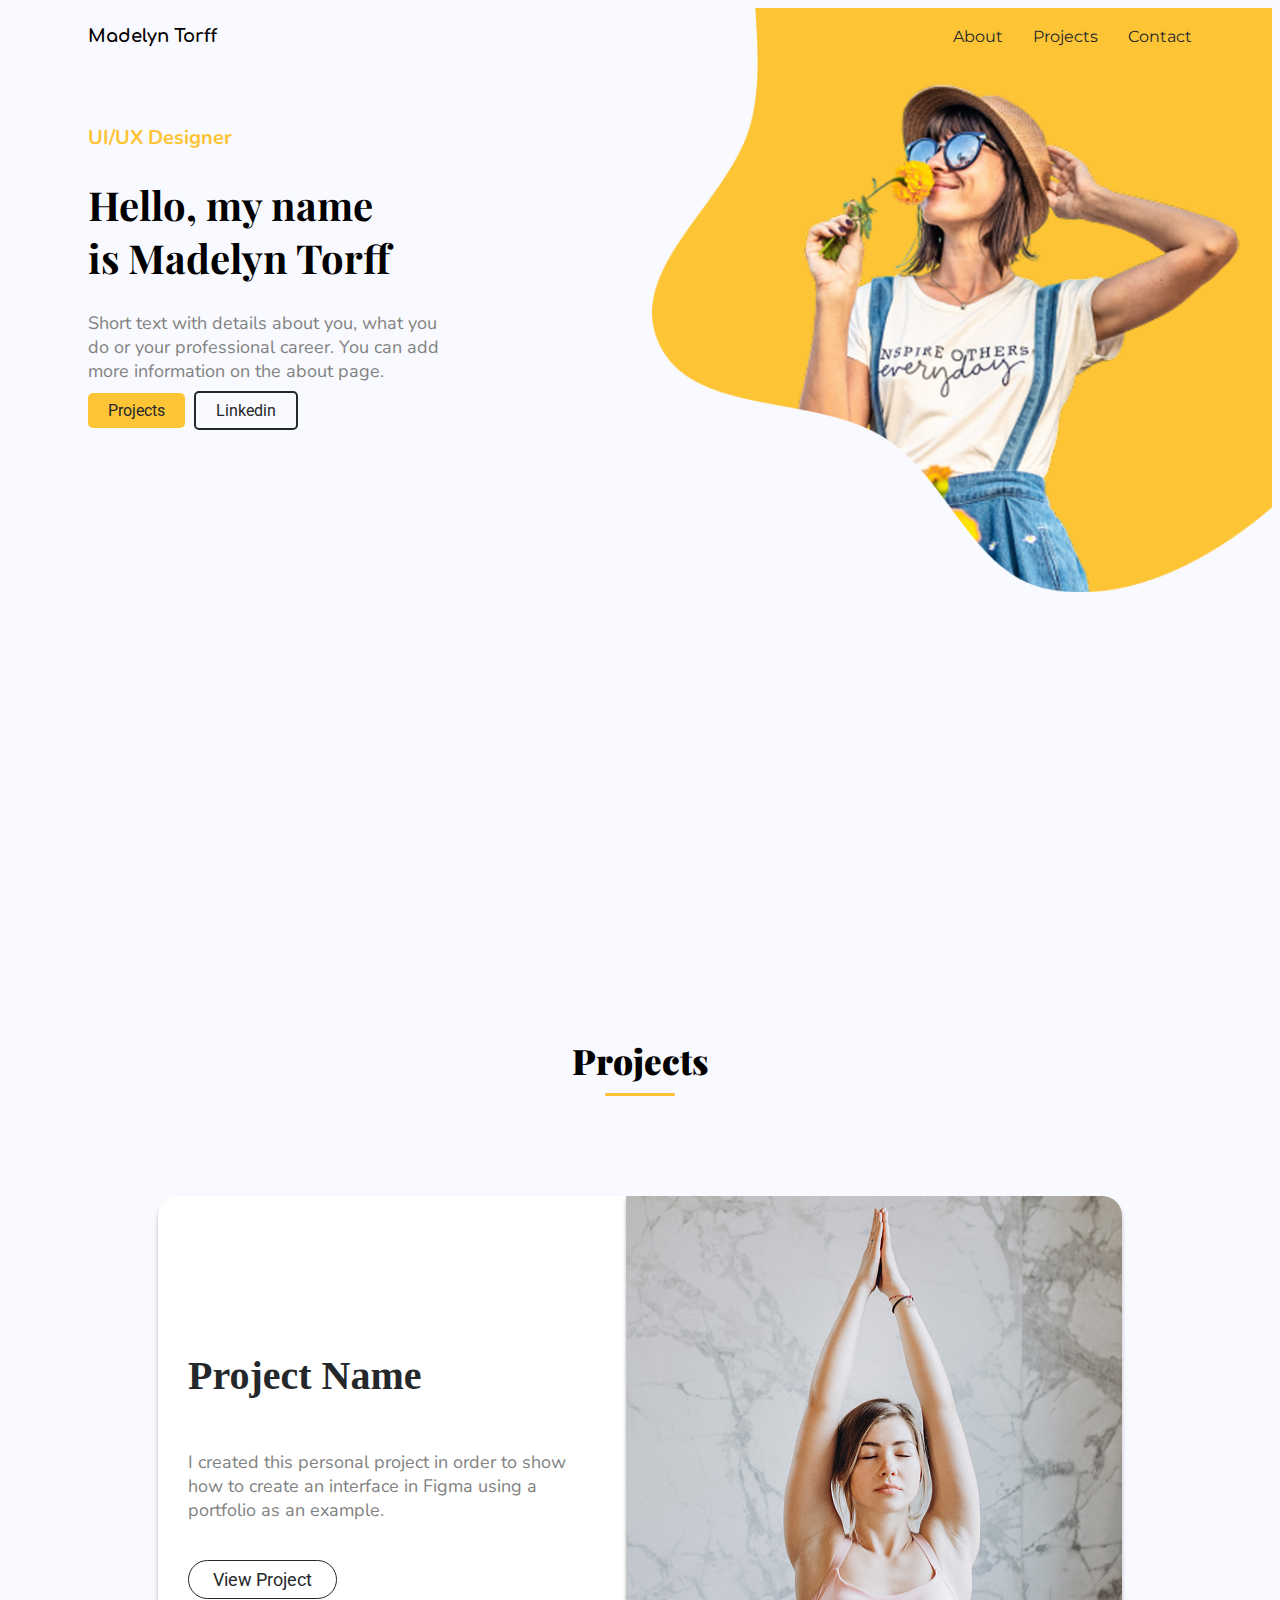
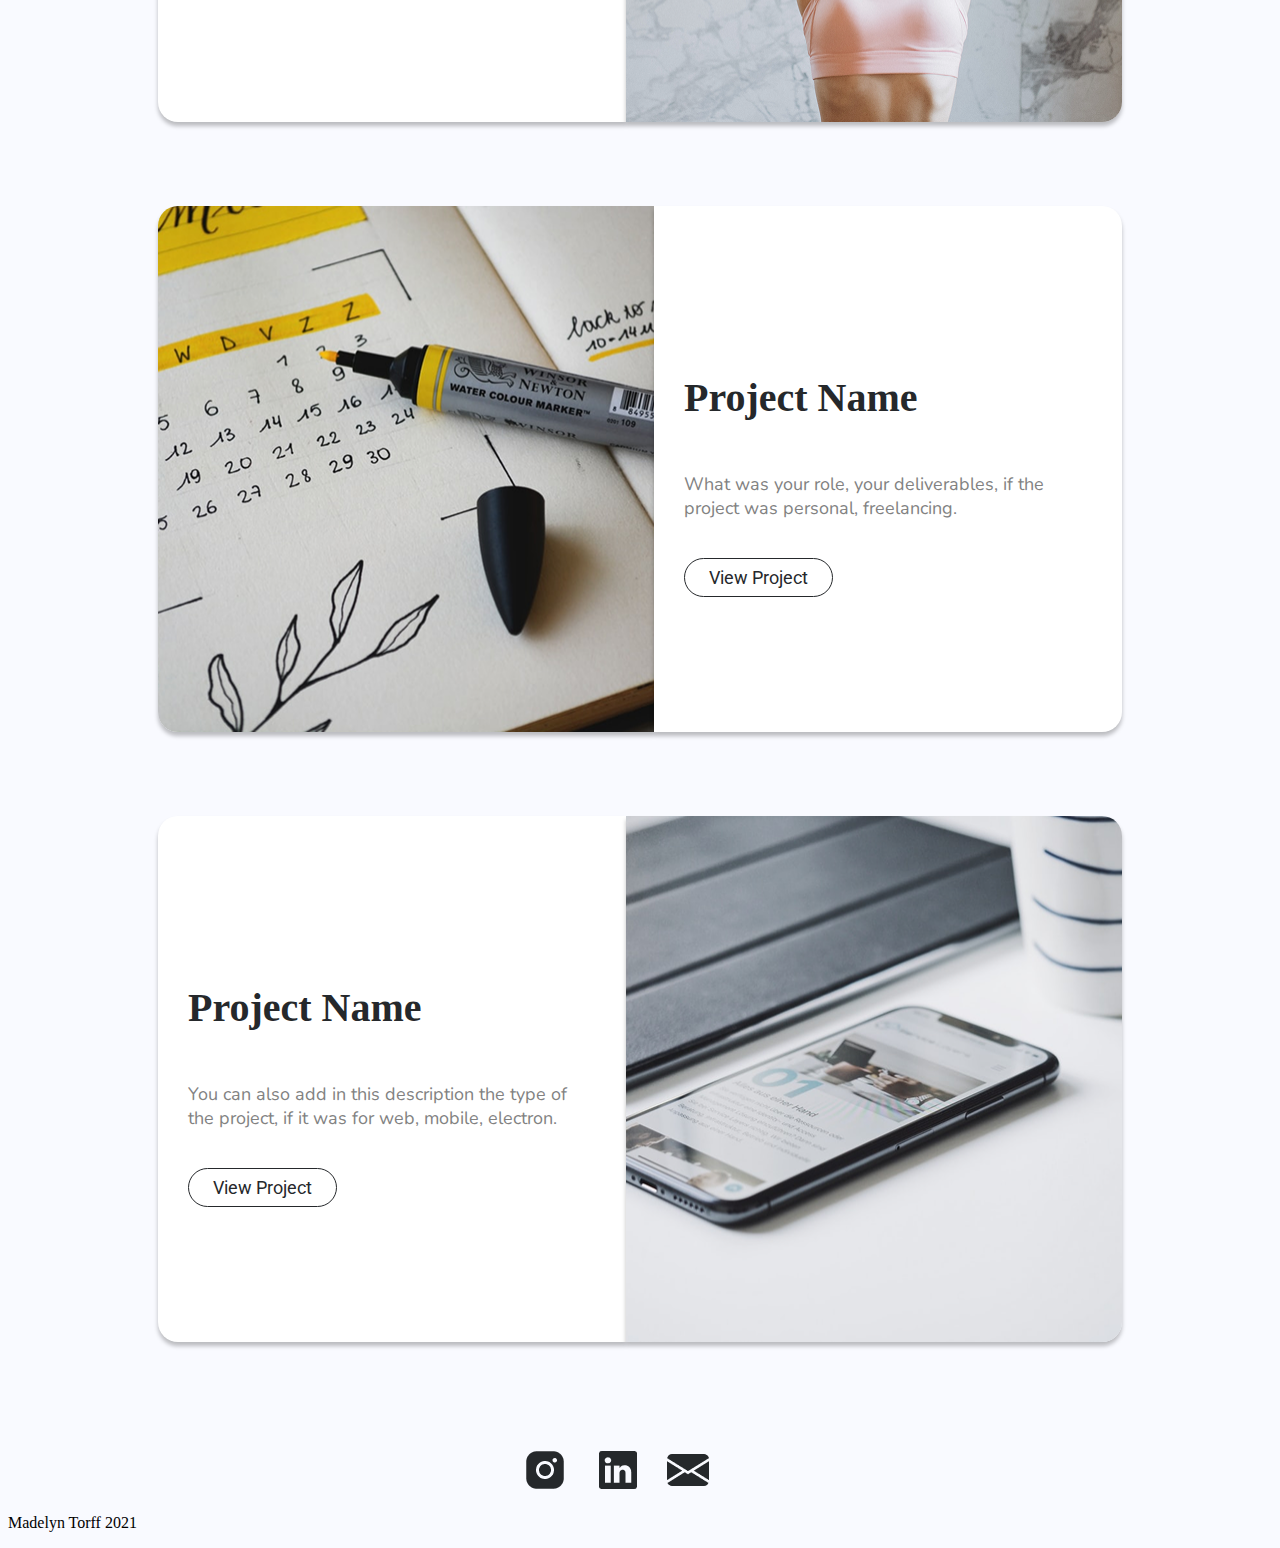
<file: index.html>
<!DOCTYPE html>
<html lang="en">
  <head>
    <meta charset="UTF-8" />
    <meta name="viewport" content="width=device-width, initial-scale=1.0" />
    <title>Figma Practice 5</title>
    <link rel="stylesheet" href="style.css" />
    <link
      rel="stylesheet"
      href="https://cdnjs.cloudflare.com/ajax/libs/font-awesome/6.4.0/css/all.min.css"
    />
  </head>
  <body>
    <main>
    <div class="main-container">
      <header>
        <nav class="header-menu">
          <div class="logo-para">
            <p>Madelyn Torff</p>
          </div>
          <ul class="header-list">
            <li class="header-item">
              <a href="#">About</a>
            </li>

            <li class="header-item">
              <a href="#">Projects</a>
            </li>

            <li class="header-item">
              <a href="#">Contact</a>
            </li>
          </ul>
        </nav>
      </header>

      <div class="hero-container">
        <div class="hero-text">
          <p class="skill">UI/UX Designer</p>

          <h1>Hello, my name is Madelyn Torff</h1>

          <p class="about-me">
            Short text with details about you, what you do or your professional
            career. You can add more information on the about page.
          </p>

          <span>
            <a href="#" class="projects">Projects</a>
          </span>

          <span>
            <a href="#" class="linkedin">Linkedin</a>
          </span>
        </div>
        <!-- hero text ends here  -->

        <div class="hero-image">
          <img src="hero-image.png" alt="girl" class="girl" />
        </div>

        <!-- hero image ends here  -->
      </div>
    </div>

    <div class="project-section">
      <h2 class="section-heading">Projects</h2>
      <img src="yellow line.png" class="yellow" alt="" />

      <div class="project1">
        <div class="project-text">
          <h2 class="title-heading">Project Name</h2>
          <p class="project1-1">
            I created this personal project in order to show how to create an
            interface in Figma using a portfolio as an example.
          </p>
          <a href="#" class="project-btn">View Project</a>
        </div>

        <div class="project-image">
          <img
            src="section image 1.png"
            class="yoga"
            alt="Girl wearing pink tracksuit doing yoga"
          />
        </div>
      </div>
      <!-- Project1 ends herer -->

      <div class="project2">
        <div class="project-image2">
          <img
            src="section image 2.png"
            class="marker"
            alt="Yellow marker lying on a calendar book"
          />
        </div>

        <div class="project-text2">
          <h2 class="title-heading2">Project Name</h2>
          <p class="project1-2">
            What was your role, your deliverables, if the project was personal,
            freelancing.
          </p>
          <a href="#" class="project-btn2">View Project</a>
        </div>
      </div>
      <!-- Project2 Ends Herere -->

      <div class="project3">
        <div class="project-text3">
          <h2 class="title-heading3">Project Name</h2>
          <p class="project1-3">
            You can also add in this description the type of the project, if it
            was for web, mobile, electron.
          </p>
          <a href="#" class="project-btn3">View Project</a>
        </div>

        <div class="project-image3">
          <img
            src="section image 3.png"
            class="mobile"
            alt="Mobile Laid On A Table"
          />
        </div>
      </div>
      <!-- Project3 Ends Here  -->
    </div>
</main>
    <footer>
      <nav class="footer-item">
        <div class="social-icons">
          <a href="#">
            <img src="Instagram icon.png" alt="Instagram logo" />
          </a>
          <a href="#">
            <img src="Linkedin icon.png" alt="Linkedin logo" />
          </a>
          <a href="#">
            <img src="Email icon.png" alt="Email logo" />
          </a>
        </div>

        <div class="footer-copyright-text">
          <p class="copyright-text">Madelyn Torff 2021</p>
        </div>
      </nav>
    </footer>
  </body>
</html>
</file>
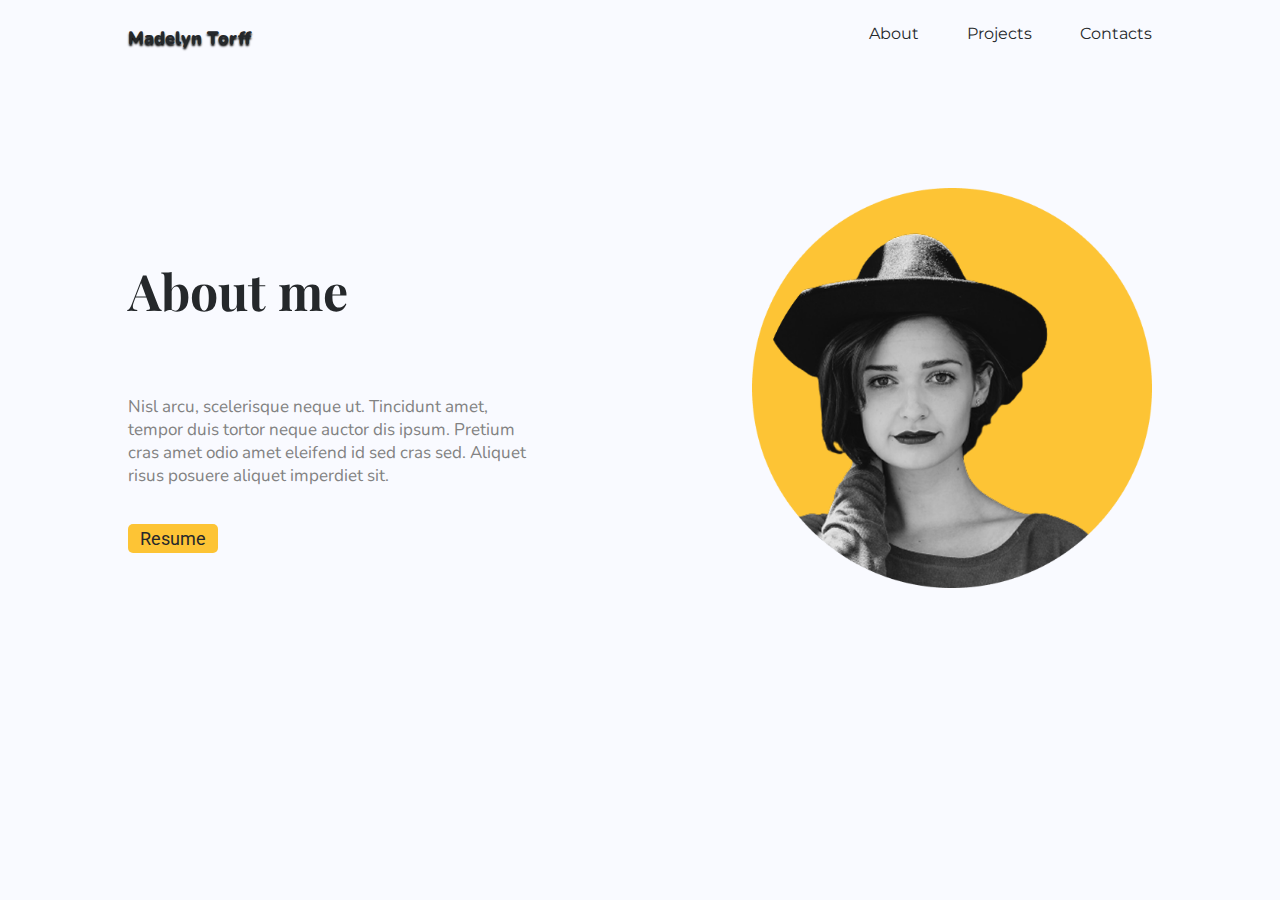
<file: about.html>
<!DOCTYPE html>
<html lang="en">
<head>
    <meta charset="UTF-8">
    <meta name="viewport" content="width=device-width, initial-scale=1.0">
    <title>About Section Figma</title>
    <link rel="stylesheet" href="about.css">
</head>
<body>
    <main>
        <div class="main-container">
            <header>
                <nav class="header-menu">
                    <div class="logo-text">
                        <p class="header-logo-text">Madelyn Torff</p>
                    </div>

                    <ul class="header-item">
                        <li class="header-list"><a href="#">About</a></li>
                        <li class="header-list"><a href="#">Projects</a></li>
                        <li class="header-list"><a href="#">Contacts</a></li>
                    </ul>
                </nav>
            </header>

            <div class="about-section">
                <div class="about-text">
                    <h1>About me</h1>
                    <p class="hero-para">
                        Nisl arcu, scelerisque neque ut. Tincidunt amet, tempor duis tortor neque auctor dis ipsum. Pretium cras amet odio amet eleifend id sed cras sed. Aliquet risus posuere aliquet imperdiet sit.
                    </p>
                    <a href="#" class="hero-btn">Resume</a>
                </div>

                <div class="about-hero-image">
                    <img src="About Image.png" alt="">
                </div>
            </div>
        </div>
    </main>
</body>
</html>
</file>
<file: style.css>
@import url("https://fonts.googleapis.com/css2?family=Comfortaa:wght@300..700&family=Montserrat:ital,wght@0,100..900;1,100..900&family=Nunito:ital,wght@0,200..1000;1,200..1000&family=Playfair+Display:ital,wght@0,400..900;1,400..900&family=Roboto:ital,wght@0,100..900;1,100..900&display=swap");

body {
  background-color: var(--secondary-color);
}

:root {
  --secondary-color: #f9faff;
  --primary-color: #fdc435;
  --heading-color: #25282b;
  --text-color: #828282;
}

nav.header-menu {
  display: flex;
  justify-content: space-between;
  align-items: center;
  padding: 0 80px;
}
ul.header-list {
  display: flex;
  justify-content: center;
  align-items: center;
  gap: 30px;
  list-style: none;
}
.logo-para p {
  font-size: 18px;
  font-weight: bold;
  font-family: "Comfortaa";
}

.main-container {
  min-height: 100vh;
  position: relative;
}
li.header-item a {
  text-decoration: none;
  font-family: "Montserrat";
  color: var(--heading-color);
  display: block;
  position: relative;
  z-index: 10;
}
li.header-item a::before {
  content: "";
  position: absolute;
  top: 20px;
  left: 0;
  width: 100%;
  height: 2px;
  background-color: black;
  transition: all 0.6s ease-in-out;
  transform: scale(0);
}

li.header-item a:hover::before {
  transform: scale(1);
}

.hero-container {
  display: flex;
}
.hero-text {
  padding: 0 80px;
  margin-top: 40px;
}
.hero-text p.skill {
  font-family: "Nunito";
  font-size: 20px;
  font-weight: bold;
  color: var(--primary-color);
}

.hero-text h1 {
  width: 316px;
  font-size: 40px;
  font-family: "Playfair Display";
}

.hero-text p.about-me {
  font-family: "Nunito";
  color: var(--text-color);
  font-size: 18px;
  width: 35%;
}

.hero-text a.projects {
  padding: 8px 20px;
  border-radius: 5px;
  text-decoration: none;
  background-color: var(--primary-color);
  color: var(--heading-color);
  font-family: "Roboto";
}

.hero-text a.linkedin {
  padding: 8px 20px;
  border-radius: 5px;
  text-decoration: none;
  color: var(--heading-color);
  border: 2px solid var(--heading-color);
  font-family: "Roboto";
  margin-left: 5px;
}
.hero-image{
  position: absolute;
  top: 0;
  right: 0;
  -webkit-mask-image: url('hero-yellow-bg.png');
  -webkit-mask-size: cover;
  -webkit-mask-repeat: no-repeat;
  mask-image: url('hero-yellow-bg.png');
  mask-repeat: no-repeat;
  mask-size: cover;
  background-color: #fdc435;
  overflow: hidden;
}

.girl {
  width: 620px;
  display: block;
  left: 30px;
  
}

.project-section{
  margin-top: 100px;
  display: flex;
  flex-direction: column;
  justify-content: center;
}
.project-section h2.section-heading{
  font-size: 35px;
  text-align: center;
  font-weight: 900;
  font-family: 'Playfair Display';
}

.project-section img.yellow{
  align-self: center;
  width: 70px;
  position: relative;
  bottom: 20px;
}

.project1{
  display: flex;
  margin-top: 80px;
  padding: 0 150px;
}

img.yoga{
  width: 496px;
  height: 526px;
  border-top-right-radius: 20px;
  border-bottom-right-radius: 20px;
  box-shadow: 0px 4px 4px rgb(0, 0, 0, 25%);
}
.project-text{
  display: flex;
  flex-direction: column;
  justify-content: center;
  padding: 0 30px;
  background-color: white;
  height: 526px;
  border-top-left-radius: 20px;
  border-bottom-left-radius: 20px;
  box-shadow: 0px 4px 4px rgb(0, 0, 0, 25%);
}

.project-text h2.title-heading{
  font-size: 40px;
  color: var(--heading-color);
  font-weight: 900;
}

.project-text p.project1-1{
  font-size: 18px;
  color: var(--text-color);
  font-family: 'Nunito';
}
.project-text a.project-btn{
  text-decoration: none;
  color: var(--heading-color);
  padding: 8px 24px;
  border: 1px solid var(--heading-color);
  border-radius: 24px;
  font-size: 18px;
  font-family: 'Roboto';
  align-self: flex-start;
  margin-top: 20px;
}
/* Project1 ends herer */

.project2{
  display: flex;
  margin-top: 80px;
  padding: 0 150px;
}

img.marker{
  width: 496px;
  height: 526px;
  border-top-left-radius: 20px;
  border-bottom-left-radius: 20px;
  box-shadow: 0px 4px 4px rgb(0, 0, 0, 25%);
}
.project-text2{
  display: flex;
  flex-direction: column;
  justify-content: center;
  padding: 0 30px;
  background-color: white;
  height: 526px;
  border-top-right-radius: 20px;
  border-bottom-right-radius: 20px;
  box-shadow: 0px 4px 4px rgb(0, 0, 0, 25%);
}

.project-text2 h2.title-heading2{
  font-size: 40px;
  color: var(--heading-color);
  font-weight: 900;
}

.project-text2 p.project1-2{
  font-size: 18px;
  color: var(--text-color);
  font-family: 'Nunito';
}
.project-text2 a.project-btn2{
  text-decoration: none;
  color: var(--heading-color);
  padding: 8px 24px;
  border: 1px solid var(--heading-color);
  border-radius: 24px;
  font-size: 18px;
  font-family: 'Roboto';
  align-self: flex-start;
  margin-top: 20px;
}
/* Project2 Ends herere */

.project3{
  display: flex;
  margin-top: 80px;
  padding: 0 150px;
}

img.mobile{
  width: 496px;
  height: 526px;
  border-top-right-radius: 20px;
  border-bottom-right-radius: 20px;
  box-shadow: 0px 4px 4px rgb(0, 0, 0, 25%);
}
.project-text3{
  display: flex;
  flex-direction: column;
  justify-content: center;
  padding: 0 30px;
  background-color: white;
  height: 526px;
  border-top-left-radius: 20px;
  border-bottom-left-radius: 20px;
  box-shadow: 0px 4px 4px rgb(0, 0, 0, 25%);
}

.project-text3 h2.title-heading3{
  font-size: 40px;
  color: var(--heading-color);
  font-weight: 900;
}

.project-text3 p.project1-3{
  font-size: 18px;
  color: var(--text-color);
  font-family: 'Nunito';
}
.project-text3 a.project-btn3{
  text-decoration: none;
  color: var(--heading-color);
  padding: 8px 24px;
  border: 1px solid var(--heading-color);
  border-radius: 24px;
  font-size: 18px;
  font-family: 'Roboto';
  align-self: flex-start;
  margin-top: 20px;
}
footer{
  margin-top: 100px;
}
.social-icons{
  display: flex;
  justify-content: center;
  align-items: center;
  gap: 30px;
  padding-right: 50px;
}
p.copywright-text{
  text-align: center;
  font-size: 16px;
  font-family: 'Nunito';
  color: var(--text-color);
}
</file>
<file: about.css>
@import url("https://fonts.googleapis.com/css2?family=Comfortaa:wght@300..700&family=Montserrat:ital,wght@0,100..900;1,100..900&family=Nunito:ital,wght@0,200..1000;1,200..1000&family=Playfair+Display:ital,wght@0,400..900;1,400..900&family=Roboto:ital,wght@0,100..900;1,100..900&display=swap");

body {
  background-color: var(--secondary-color);
}

:root {
  --secondary-color: #f9faff;
  --primary-color: #fdc435;
  --heading-color: #25282b;
  --text-color: #828282;
}

nav.header-menu{
    display: flex;
    justify-content: space-between;
    padding: 0 120px;
}
.logo-text p.header-logo-text{
    font-size: 18px;
    font-family: 'Nunito';
    color: var(--heading-color);
    text-shadow: 0px 2px 2px #000000;
    font-weight: 900;
}
ul.header-item{
    display: flex;
    gap: 48px;
    list-style: none;
    font-family: 'Montserrat';
}
ul.header-item a{
    text-decoration: none;
    color: var(--heading-color);
    position: relative;
    display: block;
    
}
ul.header-item a::before{
    content: "";
    position: absolute;
    top: 20px;
    left: 0;
    width: 100%;
    height: 2px ;
    background-color: var(--heading-color);
    transform: scale(0);
    transition: all .6s ease-in-out;
}

ul.header-item a:hover::before{
    transform: scale(1);
}
.about-section{
    display: flex;
    padding: 120px;
    justify-content: center;
    align-items: center;
}
.about-hero-image{
    height: 400px;
    width: 400px;
    -webkit-mask-image: url('Yellow\ Ellipse.png');
    -webkit-mask-repeat: no-repeat;
    -webkit-mask-size: contain;

    mask-image: url('Yellow\ Ellipse.png');
    mask-repeat: no-repeat;
    mask-size: contain;
    background-color: #fdc435;
}
.about-hero-image img{
    width: 400px;
    height: 400px;
    position: relative;
    top: 30px;
    left: 5px;
}
.about-text{
    display: flex;
    flex-direction: column;
    gap: 20px;
}
.about-text h1{
    font-size: 50px;
    font-family: 'Playfair Display';
    color: var(--heading-color);
}

.about-text p.hero-para{
    width: 65%;
    font-size: 17px;
    font-family: 'Nunito';
    color: var(--text-color);
}
.about-text a.hero-btn{
    text-decoration: none;
    padding: 4px 12px;
    color: var(--heading-color);
    font-size: 18px;
    background-color: #fdc435;
    border-radius: 5px;
    align-self: flex-start;
    font-family: 'Roboto';
}
.about-text a.hero-btn:hover{
    background-color: #ce9b1c;
}
</file>
